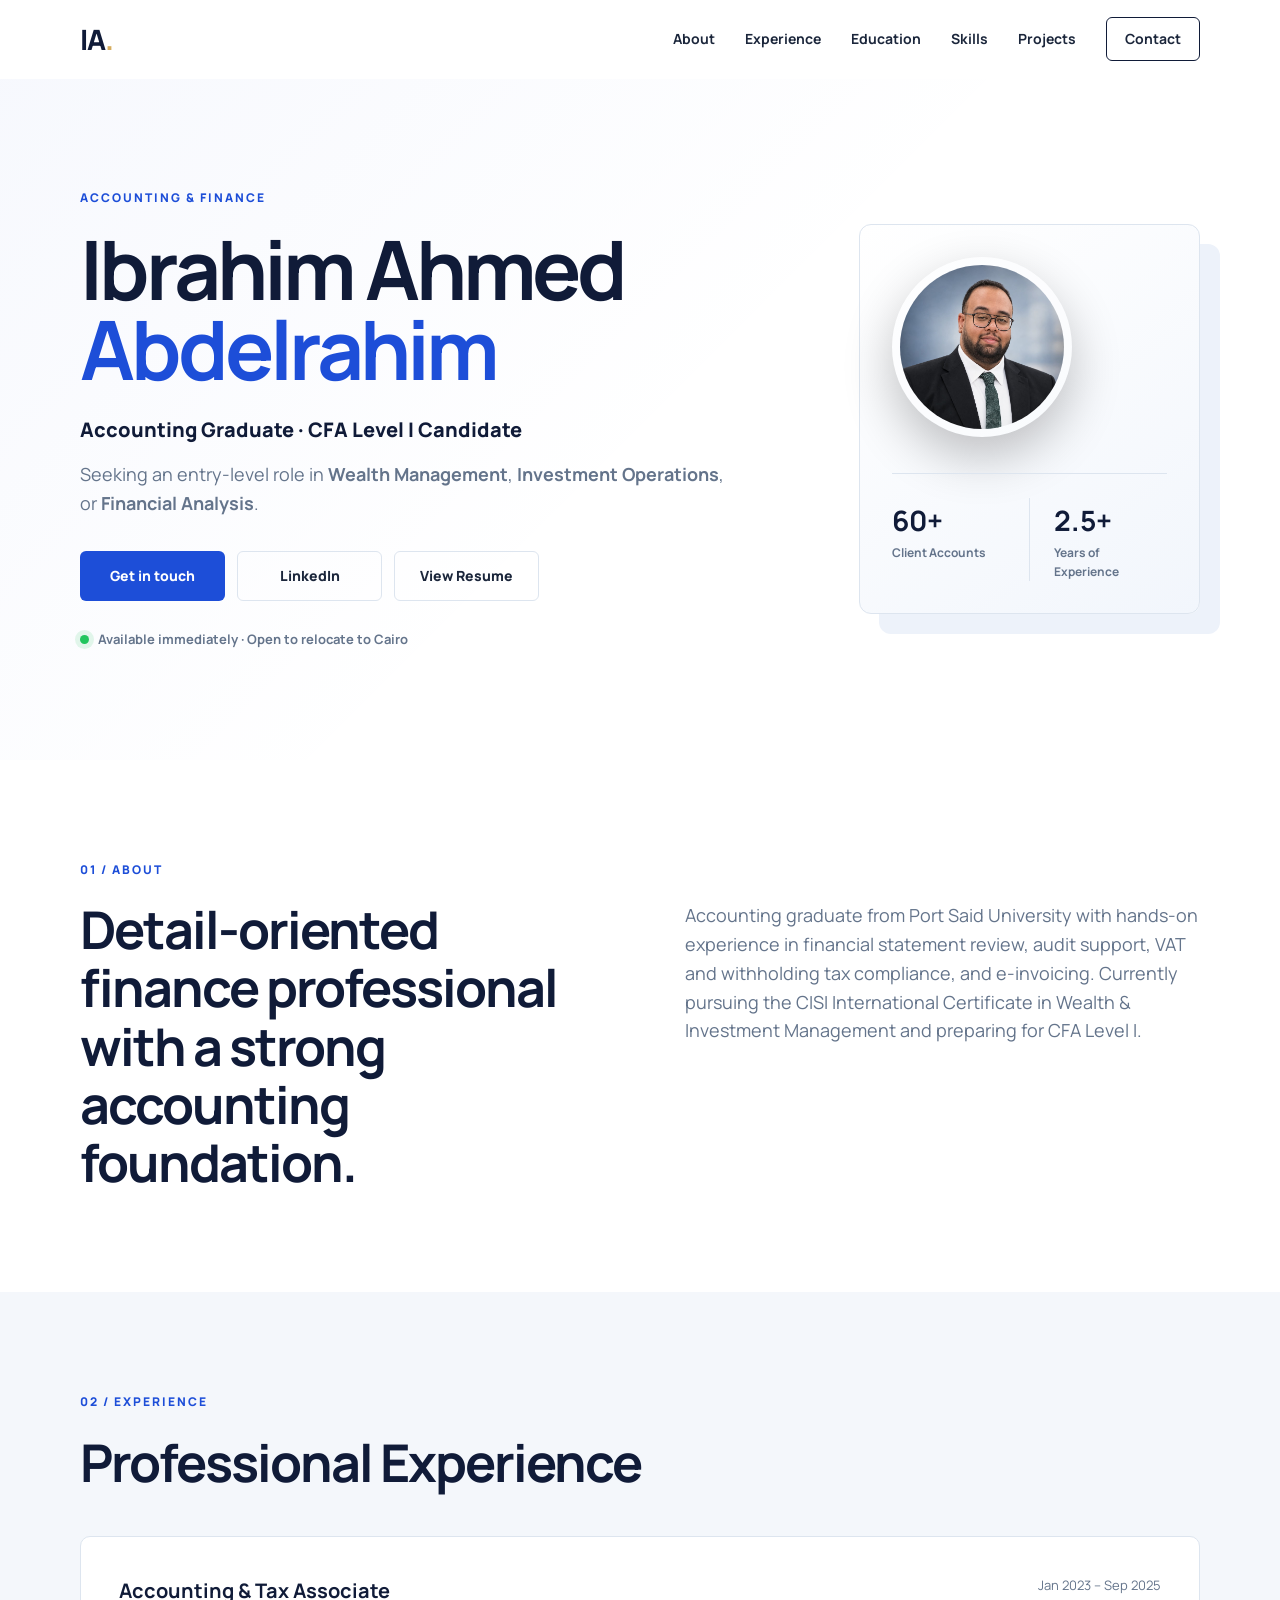
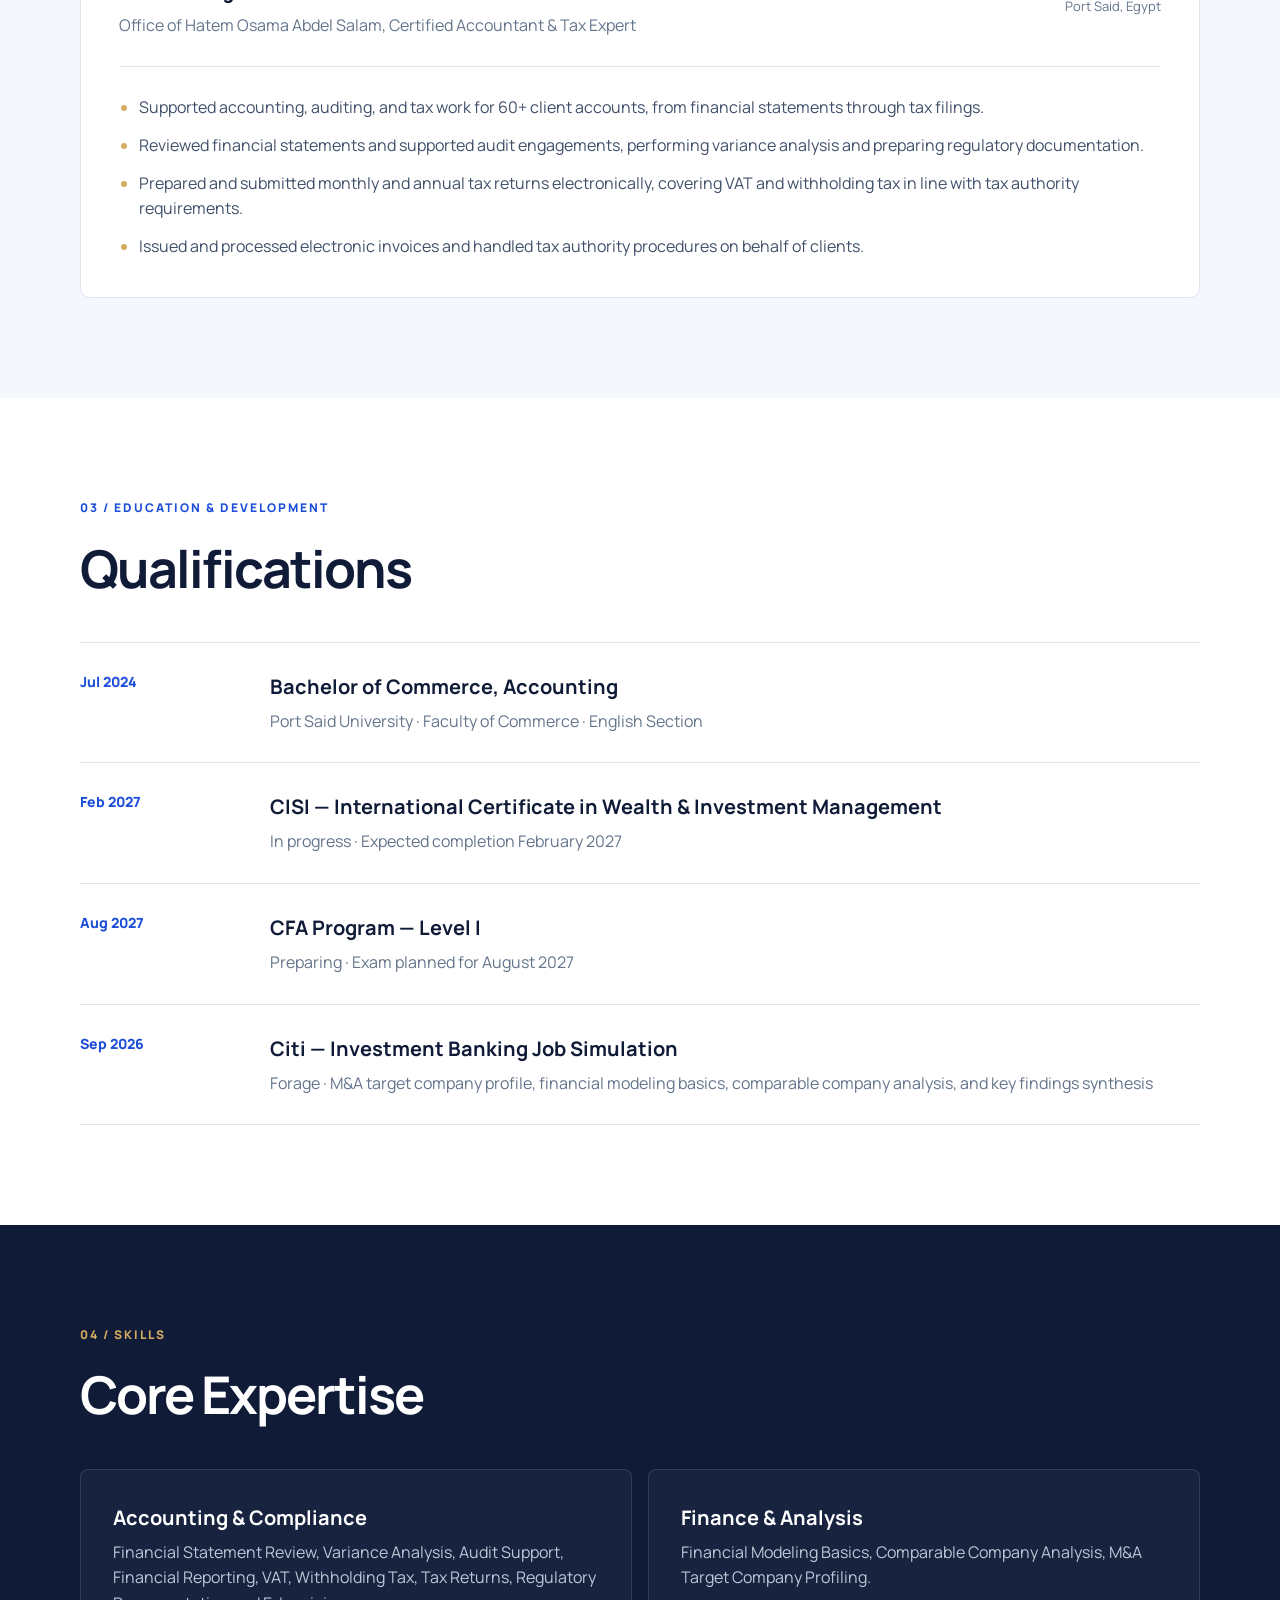
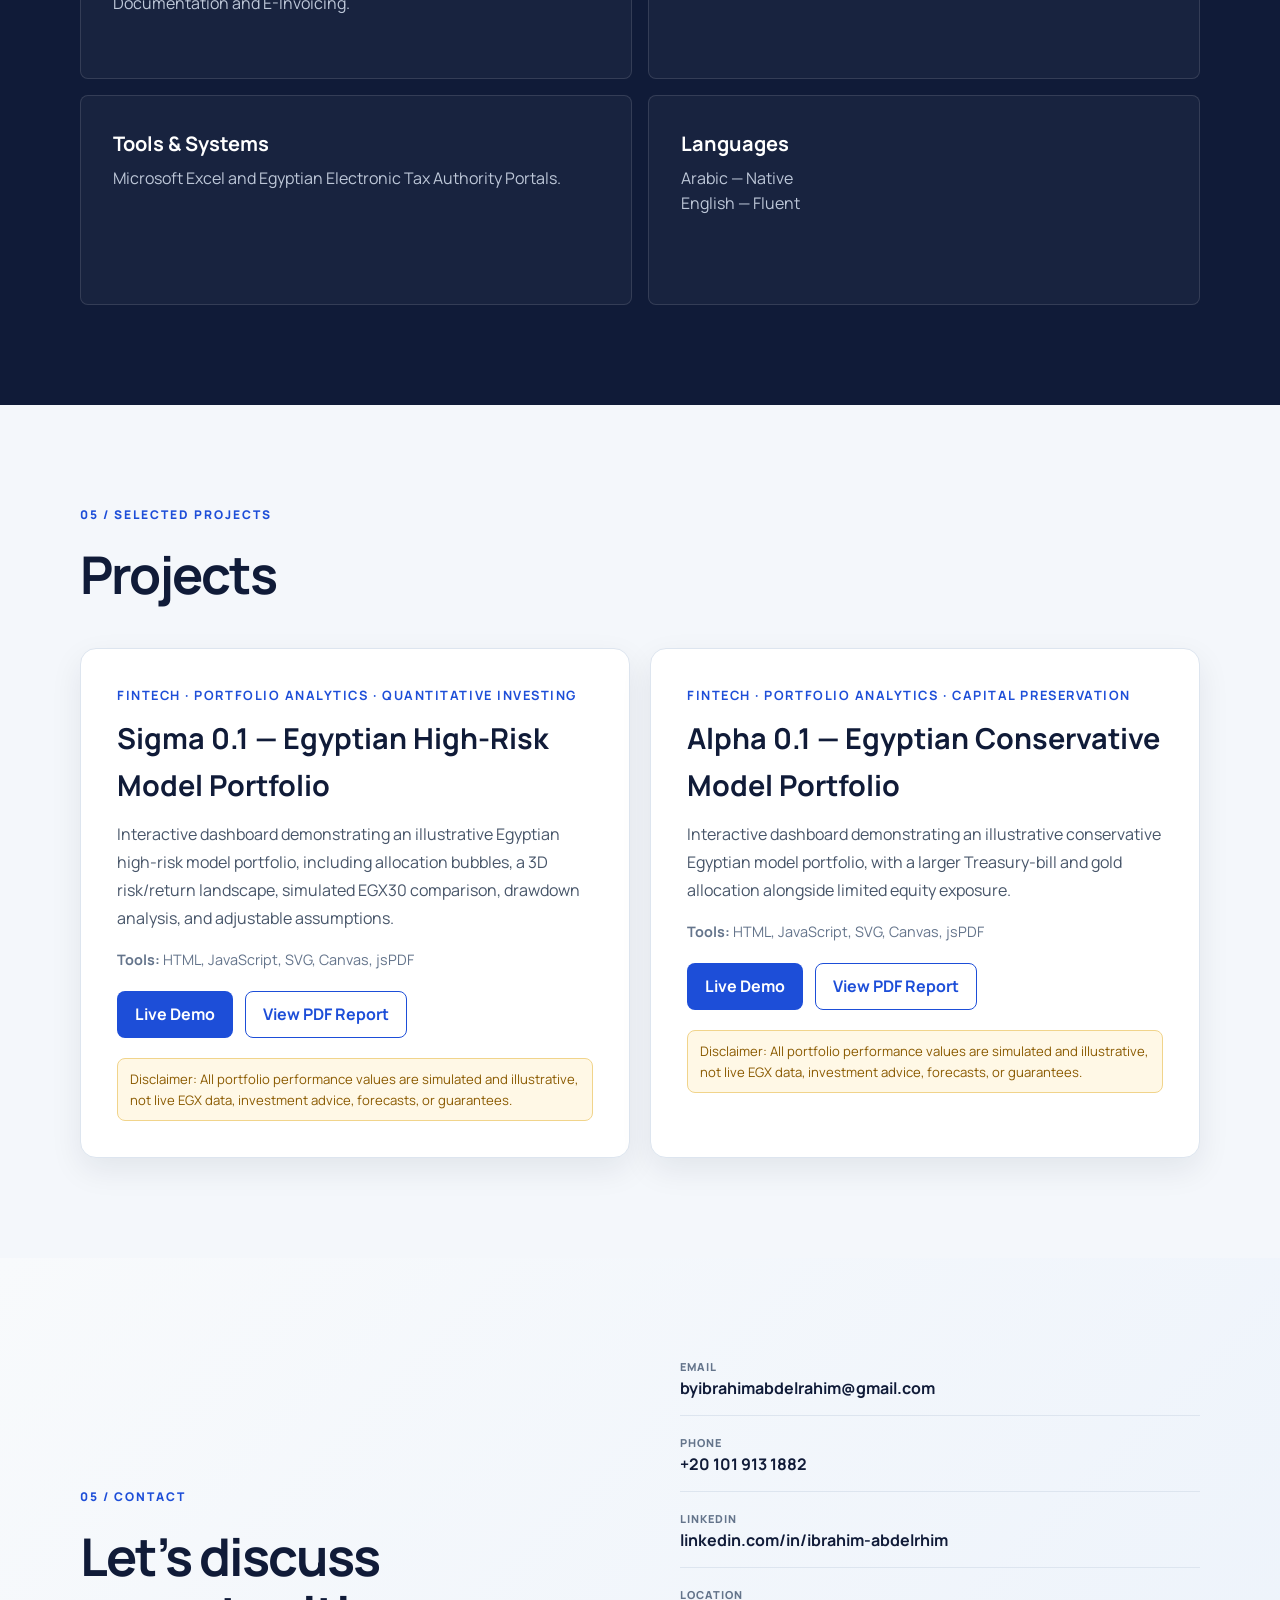
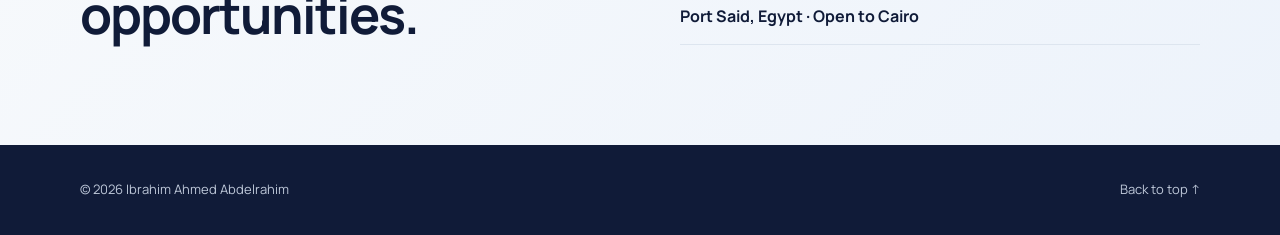
<file: index.html>
<!DOCTYPE html>
<html lang="en">
<head>
  <meta charset="UTF-8">
  <meta name="viewport" content="width=device-width, initial-scale=1.0">
  <meta name="description" content="Ibrahim Ahmed Abdelrahim — Accounting Graduate and CFA Level I Candidate.">
  <title>Ibrahim Ahmed Abdelrahim | Accounting & Finance</title>
  <link rel="preconnect" href="https://fonts.googleapis.com">
  <link rel="preconnect" href="https://fonts.gstatic.com" crossorigin>
  <link href="https://fonts.googleapis.com/css2?family=Manrope:wght@400;500;600;700;800&display=swap" rel="stylesheet">
  <link rel="stylesheet" href="style.css">
</head>
<body>
  <header class="header" id="top">
    <nav class="nav container" aria-label="Main navigation">
      <a class="logo" href="#top" aria-label="Homepage">IA<span>.</span></a>
      <button class="menu-toggle" type="button" aria-label="Open menu" aria-expanded="false"><span></span><span></span><span></span></button>
      <div class="nav-links">
        <a href="#about">About</a><a href="#experience">Experience</a><a href="#education">Education</a><a href="#skills">Skills</a><a href="#contact" class="nav-contact">Contact</a>
      </div>
    </nav>
  </header>

  <main>
    <section class="hero">
      <div class="container hero-grid">
        <div class="hero-content">
          <p class="eyebrow">Accounting &amp; Finance</p>
          <h1>Ibrahim Ahmed<br><span>Abdelrahim</span></h1>
          <p class="hero-role">Accounting Graduate · CFA Level I Candidate</p>
          <p class="hero-description">Seeking an entry-level role in <strong>Wealth Management</strong>, <strong>Investment Operations</strong>, or <strong>Financial Analysis</strong>.</p>
          <div class="hero-actions">
            <a class="button button-primary" href="#contact">Get in touch</a>
            <a class="button button-secondary" href="https://www.linkedin.com/in/ibrahim-abdelrhim/" target="_blank" rel="noopener">LinkedIn</a>
            <a class="button button-secondary" href="resume.html" target="_blank" rel="noopener">View Resume</a>
          </div>
          <div class="availability"><span class="status-dot"></span>Available immediately · Open to relocate to Cairo</div>
        </div>
        <div class="hero-card">
          <img src="profile.jpg.jpeg" alt="Ibrahim Ahmed Abdelrahim" style="width:180px;height:180px;object-fit:cover;object-position:center top;border-radius:50%;border:8px solid rgba(255,255,255,.12);box-shadow:0 20px 50px rgba(0,0,0,.24);">
          <div class="metric-grid">
            <div class="metric"><strong>60+</strong><span>Client Accounts</span></div>
            <div class="metric"><strong>2.5+</strong><span>Years of Experience</span></div>
          </div>
        </div>
      </div>
    </section>

    <section class="section" id="about">
      <div class="container">
        <p class="section-label">01 / About</p>
        <div class="about-grid">
          <h2>Detail-oriented finance professional with a strong accounting foundation.</h2>
          <p>Accounting graduate from Port Said University with hands-on experience in financial statement review, audit support, VAT and withholding tax compliance, and e-invoicing. Currently pursuing the CISI International Certificate in Wealth &amp; Investment Management and preparing for CFA Level I.</p>
        </div>
      </div>
    </section>

    <section class="section section-muted" id="experience">
      <div class="container">
        <p class="section-label">02 / Experience</p>
        <h2 class="section-title">Professional Experience</h2>
        <article class="experience-card">
          <div class="experience-header">
            <div><h3>Accounting &amp; Tax Associate</h3><p>Office of Hatem Osama Abdel Salam, Certified Accountant &amp; Tax Expert</p></div>
            <div class="experience-meta"><span>Jan 2023 – Sep 2025</span><span>Port Said, Egypt</span></div>
          </div>
          <ul class="achievement-list">
            <li>Supported accounting, auditing, and tax work for 60+ client accounts, from financial statements through tax filings.</li>
            <li>Reviewed financial statements and supported audit engagements, performing variance analysis and preparing regulatory documentation.</li>
            <li>Prepared and submitted monthly and annual tax returns electronically, covering VAT and withholding tax in line with tax authority requirements.</li>
            <li>Issued and processed electronic invoices and handled tax authority procedures on behalf of clients.</li>
          </ul>
        </article>
      </div>
    </section>

    <section class="section" id="education">
      <div class="container">
        <p class="section-label">03 / Education &amp; Development</p>
        <h2 class="section-title">Qualifications</h2>
        <div class="timeline">
          <article class="timeline-item"><div class="timeline-date">Jul 2024</div><div><h3>Bachelor of Commerce, Accounting</h3><p>Port Said University · Faculty of Commerce · English Section</p></div></article>
          <article class="timeline-item"><div class="timeline-date">Feb 2027</div><div><h3>CISI — International Certificate in Wealth &amp; Investment Management</h3><p>In progress · Expected completion February 2027</p></div></article>
          <article class="timeline-item"><div class="timeline-date">Aug 2027</div><div><h3>CFA Program — Level I</h3><p>Preparing · Exam planned for August 2027</p></div></article>
          <article class="timeline-item"><div class="timeline-date">Sep 2026</div><div><h3>Citi — Investment Banking Job Simulation</h3><p>Forage · M&amp;A target company profile, financial modeling basics, comparable company analysis, and key findings synthesis</p></div></article>
        </div>
      </div>
    </section>

    <section class="section section-dark" id="skills">
      <div class="container">
        <p class="section-label section-label-light">04 / Skills</p>
        <h2 class="section-title">Core Expertise</h2>
        <div class="skills-grid">
          <article class="skill-card"><h3>Accounting &amp; Compliance</h3><p>Financial Statement Review, Variance Analysis, Audit Support, Financial Reporting, VAT, Withholding Tax, Tax Returns, Regulatory Documentation and E-Invoicing.</p></article>
          <article class="skill-card"><h3>Finance &amp; Analysis</h3><p>Financial Modeling Basics, Comparable Company Analysis, M&amp;A Target Company Profiling.</p></article>
          <article class="skill-card"><h3>Tools &amp; Systems</h3><p>Microsoft Excel and Egyptian Electronic Tax Authority Portals.</p></article>
          <article class="skill-card"><h3>Languages</h3><p>Arabic — Native<br>English — Fluent</p></article>
        </div>
      </div>
    </section>

    <section class="section contact-section" id="contact">
      <div class="container contact-grid">
        <div><p class="section-label">05 / Contact</p><h2>Let’s discuss opportunities.</h2></div>
        <div class="contact-details">
          <a href="mailto:byibrahimabdelrahim@gmail.com"><span>Email</span>byibrahimabdelrahim@gmail.com</a>
          <a href="tel:+201019131882"><span>Phone</span>+20 101 913 1882</a>
          <a href="https://www.linkedin.com/in/ibrahim-abdelrhim/" target="_blank" rel="noopener"><span>LinkedIn</span>linkedin.com/in/ibrahim-abdelrhim</a>
          <p><span>Location</span>Port Said, Egypt · Open to Cairo</p>
        </div>
      </div>
    </section>
  </main>

  <footer><div class="container footer-content"><p>© <span id="year"></span> Ibrahim Ahmed Abdelrahim</p><a href="#top">Back to top ↑</a></div></footer>
  <script src="script.js"></script>
</body>
</html>
</file>
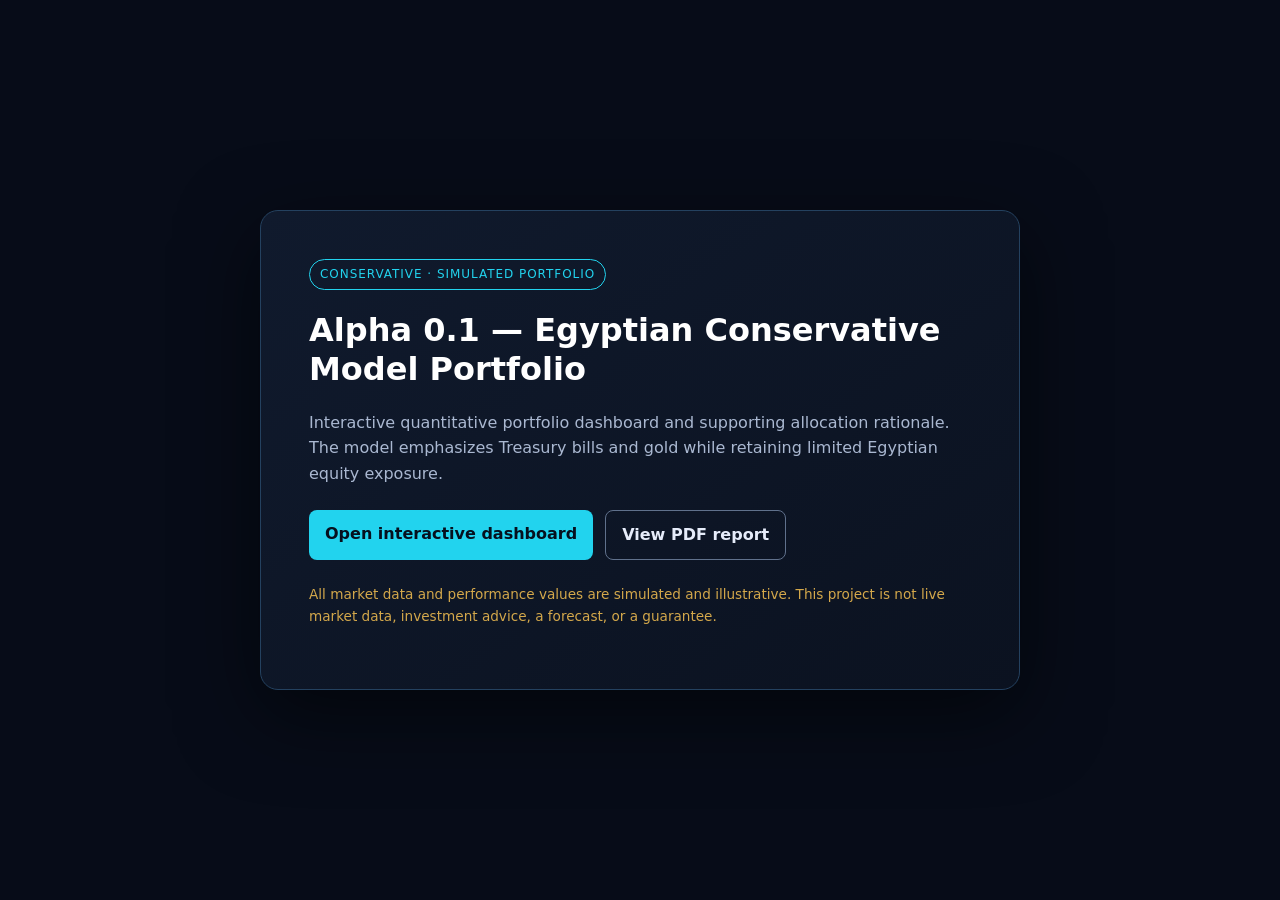
<file: projects/alpha-01/index.html>
<!doctype html>
<html lang="en">
<head>
  <meta charset="utf-8">
  <meta name="viewport" content="width=device-width, initial-scale=1">
  <meta name="description" content="Alpha 0.1 illustrative Egyptian conservative model portfolio dashboard and allocation report.">
  <title>Alpha 0.1 — Egyptian Conservative Model Portfolio</title>
  <style>
    *{box-sizing:border-box}body{margin:0;min-height:100vh;display:grid;place-items:center;padding:24px;background:#070c18;color:#e6ecfa;font:16px/1.6 system-ui,Segoe UI,sans-serif}.card{width:min(760px,100%);padding:clamp(24px,5vw,48px);border:1px solid #24415f;border-radius:18px;background:linear-gradient(145deg,#101a2d,#0b1220);box-shadow:0 24px 80px #0008}h1{line-height:1.2;color:#fff}p{color:#aab8d1}.badge{display:inline-block;padding:5px 10px;border:1px solid #22d3ee;border-radius:999px;color:#22d3ee;font-size:.75rem;letter-spacing:.08em;text-transform:uppercase}.actions{display:flex;flex-wrap:wrap;gap:12px;margin:24px 0}.btn{display:inline-block;padding:11px 16px;border-radius:8px;background:#22d3ee;color:#06101e;text-decoration:none;font-weight:700}.btn.secondary{background:transparent;color:#e6ecfa;border:1px solid #60718c}.note{font-size:.85rem;color:#d4a84b}
  </style>
</head>
<body>
  <main class="card">
    <span class="badge">Conservative · Simulated portfolio</span>
    <h1>Alpha 0.1 — Egyptian Conservative Model Portfolio</h1>
    <p>Interactive quantitative portfolio dashboard and supporting allocation rationale. The model emphasizes Treasury bills and gold while retaining limited Egyptian equity exposure.</p>
    <div class="actions">
      <a class="btn" href="../../Alpha%200.1%20%E2%80%94%20Egyptian%20Conservative%20Model%20Portfolio.html">Open interactive dashboard</a>
      <a class="btn secondary" href="../../Alpha-0.1-Allocation-Rationale.pdf" target="_blank" rel="noopener noreferrer">View PDF report</a>
    </div>
    <p class="note">All market data and performance values are simulated and illustrative. This project is not live market data, investment advice, a forecast, or a guarantee.</p>
  </main>
</body>
</html>
</file>
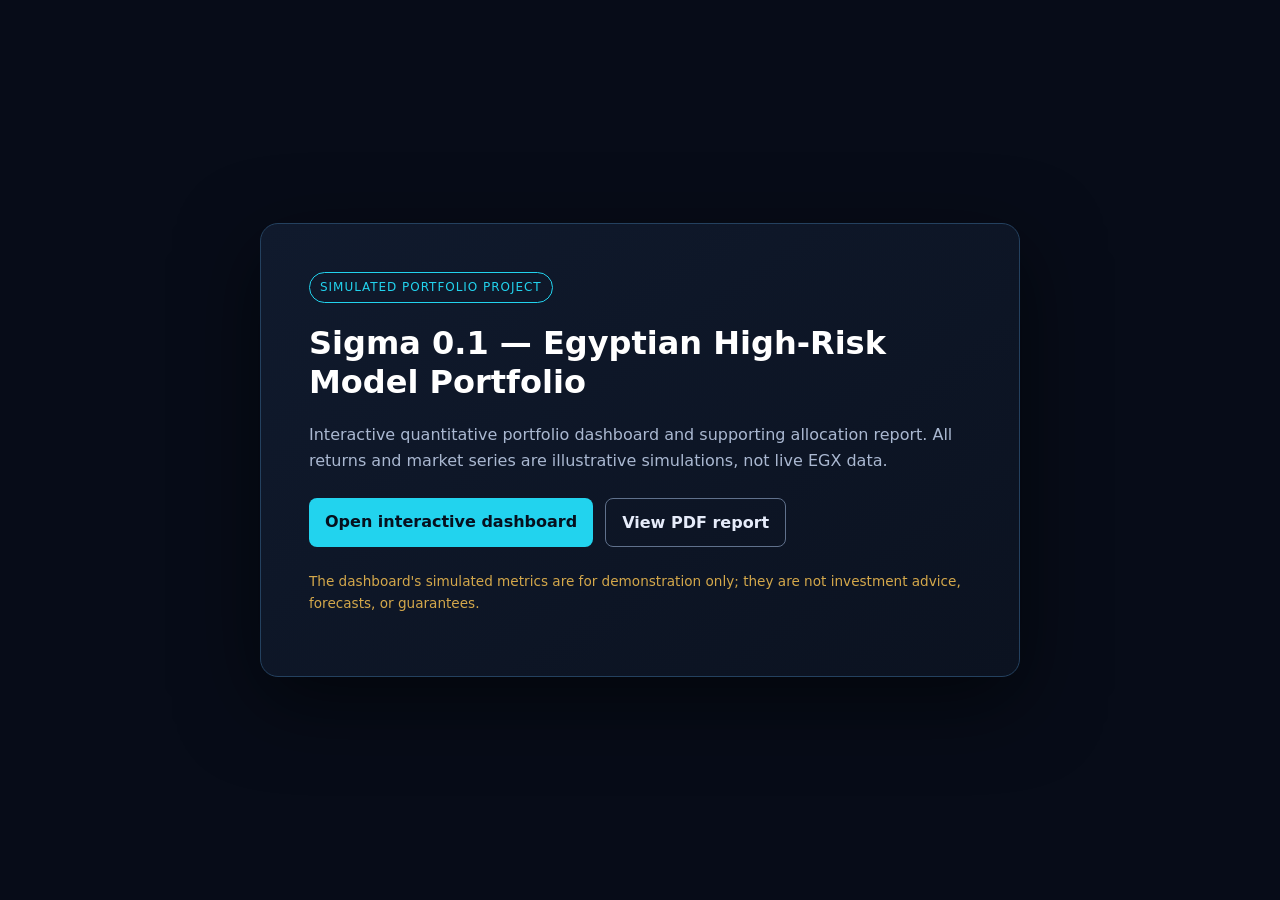
<file: projects/sigma-01/index.html>
<!doctype html>
<html lang="en">
<head>
  <meta charset="utf-8">
  <meta name="viewport" content="width=device-width, initial-scale=1">
  <meta name="description" content="Sigma 0.1 illustrative Egyptian high-risk model portfolio dashboard and report.">
  <title>Sigma 0.1 — Egyptian High-Risk Model Portfolio</title>
  <style>
    *{box-sizing:border-box}body{margin:0;min-height:100vh;display:grid;place-items:center;padding:24px;background:#070c18;color:#e6ecfa;font:16px/1.6 system-ui,Segoe UI,sans-serif}.card{width:min(760px,100%);padding:clamp(24px,5vw,48px);border:1px solid #24415f;border-radius:18px;background:linear-gradient(145deg,#101a2d,#0b1220);box-shadow:0 24px 80px #0008}h1{line-height:1.2;color:#fff}p{color:#aab8d1}.badge{display:inline-block;padding:5px 10px;border:1px solid #22d3ee;border-radius:999px;color:#22d3ee;font-size:.75rem;letter-spacing:.08em;text-transform:uppercase}.actions{display:flex;flex-wrap:wrap;gap:12px;margin:24px 0}.btn{display:inline-block;padding:11px 16px;border-radius:8px;background:#22d3ee;color:#06101e;text-decoration:none;font-weight:700}.btn.secondary{background:transparent;color:#e6ecfa;border:1px solid #60718c}.note{font-size:.85rem;color:#d4a84b}
  </style>
</head>
<body>
  <main class="card">
    <span class="badge">Simulated portfolio project</span>
    <h1>Sigma 0.1 — Egyptian High-Risk Model Portfolio</h1>
    <p>Interactive quantitative portfolio dashboard and supporting allocation report. All returns and market series are illustrative simulations, not live EGX data.</p>
    <div class="actions">
      <a class="btn" href="../../Sigma%200.1%20%E2%80%94%20Egyptian%20High-Risk%20Model%20Portfolio.html">Open interactive dashboard</a>
      <a class="btn secondary" href="../../Sigma-0.1-Allocation-Rationale.pdf" target="_blank" rel="noopener noreferrer">View PDF report</a>
    </div>
    <p class="note">The dashboard's simulated metrics are for demonstration only; they are not investment advice, forecasts, or guarantees.</p>
  </main>
</body>
</html>
</file>
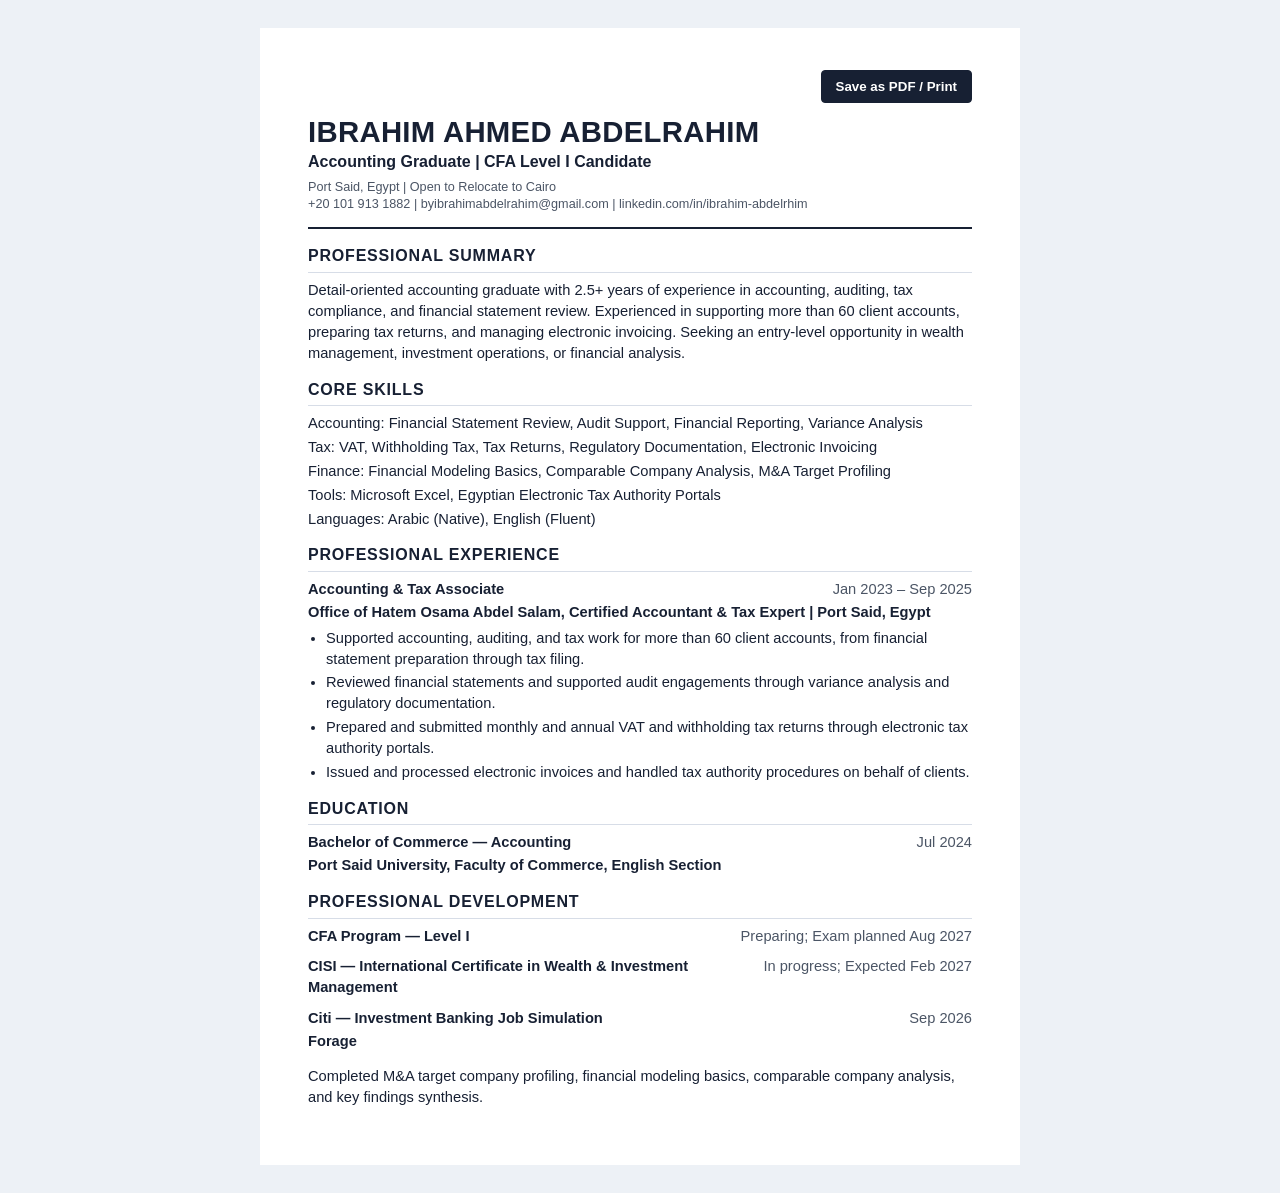
<file: resume.html>
<!DOCTYPE html>
<html lang="en">
<head>
  <meta charset="UTF-8">
  <meta name="viewport" content="width=device-width, initial-scale=1.0">
  <title>Ibrahim Ahmed Abdelrahim — Resume</title>
  <style>
    :root{--ink:#172033;--muted:#4b5565;--line:#d7dde7}
    *{box-sizing:border-box}body{margin:0;background:#edf1f6;color:var(--ink);font-family:Arial,"Noto Sans",sans-serif;font-size:11pt;line-height:1.42}.resume{max-width:760px;margin:28px auto;padding:42px 48px;background:#fff}.actions{text-align:right;margin-bottom:14px}.actions button{border:1px solid #172033;background:#172033;color:#fff;padding:8px 14px;border-radius:4px;font-weight:700;cursor:pointer}.header{border-bottom:2px solid var(--ink);padding-bottom:13px;margin-bottom:16px}.header h1{margin:0 0 3px;font-size:22pt;line-height:1.05;letter-spacing:.3px}.title{font-size:12pt;font-weight:700;margin:0 0 5px}.contact{color:var(--muted);font-size:9.5pt}.contact a{color:inherit;text-decoration:none}.section{margin-top:15px}.section h2{margin:0 0 7px;font-size:12pt;text-transform:uppercase;letter-spacing:.8px;border-bottom:1px solid var(--line);padding-bottom:4px}.item{margin:0 0 10px}.item-head{display:flex;justify-content:space-between;gap:16px}.item-head h3{font-size:11pt;margin:0}.meta{color:var(--muted);white-space:nowrap}.role{font-weight:700;margin:2px 0 4px}.summary{margin:0}.skills{margin:0;padding:0;list-style:none}.skills li{margin:3px 0}ul.bullets{margin:5px 0 0;padding-left:18px}.bullets li{margin:3px 0}@media print{body{background:#fff}.resume{max-width:none;margin:0;padding:22px 38px}.actions{display:none}@page{size:A4;margin:10mm}}
  </style>
</head>
<body>
  <main class="resume">
    <div class="actions"><button type="button" onclick="window.print()">Save as PDF / Print</button></div>
    <header class="header">
      <h1>IBRAHIM AHMED ABDELRAHIM</h1>
      <p class="title">Accounting Graduate | CFA Level I Candidate</p>
      <div class="contact">
        Port Said, Egypt | Open to Relocate to Cairo<br>
        <a href="tel:+201019131882">+20 101 913 1882</a> |
        <a href="mailto:byibrahimabdelrahim@gmail.com">byibrahimabdelrahim@gmail.com</a> |
        <a href="https://www.linkedin.com/in/ibrahim-abdelrhim/">linkedin.com/in/ibrahim-abdelrhim</a>
      </div>
    </header>

    <section class="section">
      <h2>Professional Summary</h2>
      <p class="summary">Detail-oriented accounting graduate with 2.5+ years of experience in accounting, auditing, tax compliance, and financial statement review. Experienced in supporting more than 60 client accounts, preparing tax returns, and managing electronic invoicing. Seeking an entry-level opportunity in wealth management, investment operations, or financial analysis.</p>
    </section>

    <section class="section">
      <h2>Core Skills</h2>
      <ul class="skills">
        <li>Accounting: Financial Statement Review, Audit Support, Financial Reporting, Variance Analysis</li>
        <li>Tax: VAT, Withholding Tax, Tax Returns, Regulatory Documentation, Electronic Invoicing</li>
        <li>Finance: Financial Modeling Basics, Comparable Company Analysis, M&amp;A Target Profiling</li>
        <li>Tools: Microsoft Excel, Egyptian Electronic Tax Authority Portals</li>
        <li>Languages: Arabic (Native), English (Fluent)</li>
      </ul>
    </section>

    <section class="section">
      <h2>Professional Experience</h2>
      <article class="item">
        <div class="item-head"><h3>Accounting &amp; Tax Associate</h3><span class="meta">Jan 2023 – Sep 2025</span></div>
        <p class="role">Office of Hatem Osama Abdel Salam, Certified Accountant &amp; Tax Expert | Port Said, Egypt</p>
        <ul class="bullets">
          <li>Supported accounting, auditing, and tax work for more than 60 client accounts, from financial statement preparation through tax filing.</li>
          <li>Reviewed financial statements and supported audit engagements through variance analysis and regulatory documentation.</li>
          <li>Prepared and submitted monthly and annual VAT and withholding tax returns through electronic tax authority portals.</li>
          <li>Issued and processed electronic invoices and handled tax authority procedures on behalf of clients.</li>
        </ul>
      </article>
    </section>

    <section class="section">
      <h2>Education</h2>
      <article class="item">
        <div class="item-head"><h3>Bachelor of Commerce — Accounting</h3><span class="meta">Jul 2024</span></div>
        <p class="role">Port Said University, Faculty of Commerce, English Section</p>
      </article>
    </section>

    <section class="section">
      <h2>Professional Development</h2>
      <article class="item">
        <div class="item-head"><h3>CFA Program — Level I</h3><span class="meta">Preparing; Exam planned Aug 2027</span></div>
      </article>
      <article class="item">
        <div class="item-head"><h3>CISI — International Certificate in Wealth &amp; Investment Management</h3><span class="meta">In progress; Expected Feb 2027</span></div>
      </article>
      <article class="item">
        <div class="item-head"><h3>Citi — Investment Banking Job Simulation</h3><span class="meta">Sep 2026</span></div>
        <p class="role">Forage</p>
        <p>Completed M&amp;A target company profiling, financial modeling basics, comparable company analysis, and key findings synthesis.</p>
      </article>
    </section>
  </main>
</body>
</html>
</file>
<file: style.css>
:root{--navy:#101b38;--blue:#1d4ed8;--gold:#d6ad60;--text:#1b263b;--muted:#64748b;--light:#f4f7fb;--white:#fff;--border:#dde5ef}*{box-sizing:border-box;margin:0;padding:0}html{scroll-behavior:smooth}body{font-family:"Manrope",sans-serif;color:var(--text);line-height:1.6}a{color:inherit;text-decoration:none}.container{width:min(1120px,calc(100% - 40px));margin-inline:auto}.header{position:fixed;inset:0 0 auto;z-index:100;background:rgba(255,255,255,.96);border-bottom:1px solid transparent;transition:.3s}.header.scrolled{border-bottom-color:var(--border);box-shadow:0 8px 30px rgba(16,27,56,.06)}.nav{height:78px;display:flex;align-items:center;justify-content:space-between}.logo{font-size:28px;font-weight:800;color:var(--navy);letter-spacing:-1px}.logo span{color:var(--gold)}.nav-links{display:flex;align-items:center;gap:30px;font-size:14px;font-weight:700}.nav-links a{transition:.2s}.nav-links a:hover{color:var(--blue)}.nav-contact{padding:10px 18px;border:1px solid var(--navy);border-radius:6px}.hero{min-height:760px;display:flex;align-items:center;padding-top:78px;background:linear-gradient(135deg,rgba(29,78,216,.04),transparent 55%),var(--white)}.hero-grid{display:grid;grid-template-columns:1.35fr .65fr;gap:70px;align-items:center}.eyebrow,.section-label{color:var(--blue);font-size:12px;font-weight:800;letter-spacing:2px;text-transform:uppercase;margin-bottom:22px}.hero h1{color:var(--navy);font-size:clamp(52px,7vw,82px);line-height:.98;letter-spacing:-4px}.hero h1 span{color:var(--blue)}.hero-role{margin-top:24px;color:var(--navy);font-size:20px;font-weight:800}.hero-description{max-width:660px;margin-top:14px;color:var(--muted);font-size:18px}.hero-actions{display:flex;gap:12px;margin-top:34px}.button{display:inline-flex;align-items:center;justify-content:center;min-width:145px;height:50px;border-radius:6px;font-size:14px;font-weight:800;transition:.2s}.button-primary{background:var(--blue);color:var(--white)}.button-primary:hover{transform:translateY(-2px);box-shadow:0 12px 24px rgba(29,78,216,.22)}.button-secondary{border:1px solid var(--border)}.availability{display:flex;align-items:center;gap:9px;margin-top:28px;color:var(--muted);font-size:13px;font-weight:700}.status-dot{width:9px;height:9px;border-radius:50%;background:#22c55e;box-shadow:0 0 0 5px rgba(34,197,94,.12)}.hero-card{min-height:390px;display:flex;flex-direction:column;justify-content:space-between;padding:32px;border:1px solid var(--border);border-radius:12px;background:linear-gradient(145deg,#fff,#f2f6fc);box-shadow:20px 20px 0 #edf2fa}.profile-mark{width:120px;height:120px;display:grid;place-items:center;margin:auto;border:1px solid rgba(29,78,216,.15);border-radius:50%;background:var(--navy);color:#fff;font-size:42px;font-weight:800;letter-spacing:-3px;box-shadow:0 18px 40px rgba(16,27,56,.18)}.metric-grid{display:grid;grid-template-columns:1fr 1fr;border-top:1px solid var(--border);padding-top:24px}.metric{display:flex;flex-direction:column}.metric+.metric{border-left:1px solid var(--border);padding-left:24px}.metric strong{color:var(--navy);font-size:28px}.metric span{color:var(--muted);font-size:12px;font-weight:700}.section{padding:100px 0}.section-muted{background:var(--light)}.about-grid{display:grid;grid-template-columns:1fr 1fr;gap:90px}.about-grid h2,.section-title,.contact-grid h2{color:var(--navy);font-size:clamp(34px,5vw,52px);line-height:1.12;letter-spacing:-2px}.about-grid p{color:var(--muted);font-size:18px}.section-title{margin-bottom:44px}.experience-card{background:#fff;border:1px solid var(--border);border-radius:10px;padding:38px}.experience-header{display:flex;justify-content:space-between;gap:30px;padding-bottom:28px;border-bottom:1px solid var(--border)}.experience-header h3,.timeline h3,.skill-card h3{color:var(--navy);font-size:20px}.experience-header p,.timeline p,.skill-card p{color:var(--muted);margin-top:6px}.experience-meta{display:flex;flex-direction:column;text-align:right;color:var(--muted);font-size:13px;white-space:nowrap}.achievement-list{display:grid;gap:12px;margin-top:28px;padding-left:20px;color:#40506a}.achievement-list li::marker{color:var(--gold)}.timeline{border-top:1px solid var(--border)}.timeline-item{display:grid;grid-template-columns:160px 1fr;gap:30px;padding:28px 0;border-bottom:1px solid var(--border)}.timeline-date{color:var(--blue);font-size:14px;font-weight:800}.section-dark{background:var(--navy);color:#fff}.section-label-light{color:var(--gold)}.section-dark .section-title{color:#fff}.skills-grid{display:grid;grid-template-columns:repeat(2,1fr);gap:16px}.skill-card{min-height:210px;padding:32px;border:1px solid rgba(255,255,255,.12);border-radius:8px;background:rgba(255,255,255,.035)}.skill-card h3{color:#fff}.skill-card p{color:#bdc7d8}.contact-section{background:linear-gradient(135deg,#f8fafc,#edf3fb)}.contact-grid{display:grid;grid-template-columns:1fr 1fr;gap:80px;align-items:end}.contact-details{display:grid;gap:18px}.contact-details a,.contact-details p{display:grid;border-bottom:1px solid var(--border);padding-bottom:14px;color:var(--navy);font-weight:700;overflow-wrap:anywhere}.contact-details span{color:var(--muted);font-size:11px;font-weight:800;letter-spacing:1px;text-transform:uppercase}footer{background:var(--navy);color:#bdc7d8;font-size:13px}.footer-content{height:90px;display:flex;align-items:center;justify-content:space-between}.menu-toggle{display:none;border:0;background:none;cursor:pointer}.menu-toggle span{display:block;width:24px;height:2px;margin:5px;background:var(--navy)}@media(max-width:820px){.nav{height:68px}.menu-toggle{display:block}.nav-links{position:fixed;top:68px;left:20px;right:20px;display:none;flex-direction:column;align-items:stretch;gap:0;padding:12px;border:1px solid var(--border);border-radius:8px;background:#fff;box-shadow:0 18px 40px rgba(16,27,56,.12)}.nav-links.open{display:flex}.nav-links a{padding:12px}.nav-contact{text-align:center}.hero{min-height:auto;padding:130px 0 80px}.hero-grid,.about-grid,.contact-grid{grid-template-columns:1fr}.hero-grid{gap:50px}.hero h1{letter-spacing:-2px}.hero-card{max-width:420px}.about-grid,.contact-grid{gap:28px}.experience-header{flex-direction:column}.experience-meta{text-align:left}.timeline-item{grid-template-columns:110px 1fr}.skills-grid{grid-template-columns:1fr}}@media(max-width:520px){.container{width:min(100% - 32px,1120px)}.section{padding:72px 0}.hero h1{font-size:44px}.hero-role{font-size:17px}.hero-description{font-size:16px}.hero-actions{flex-direction:column}.button{width:100%}.profile-mark{width:100px;height:100px}.experience-card{padding:24px}.timeline-item{grid-template-columns:1fr;gap:6px}.footer-content{align-items:flex-start;flex-direction:column;justify-content:center;gap:4px}}
</file>
